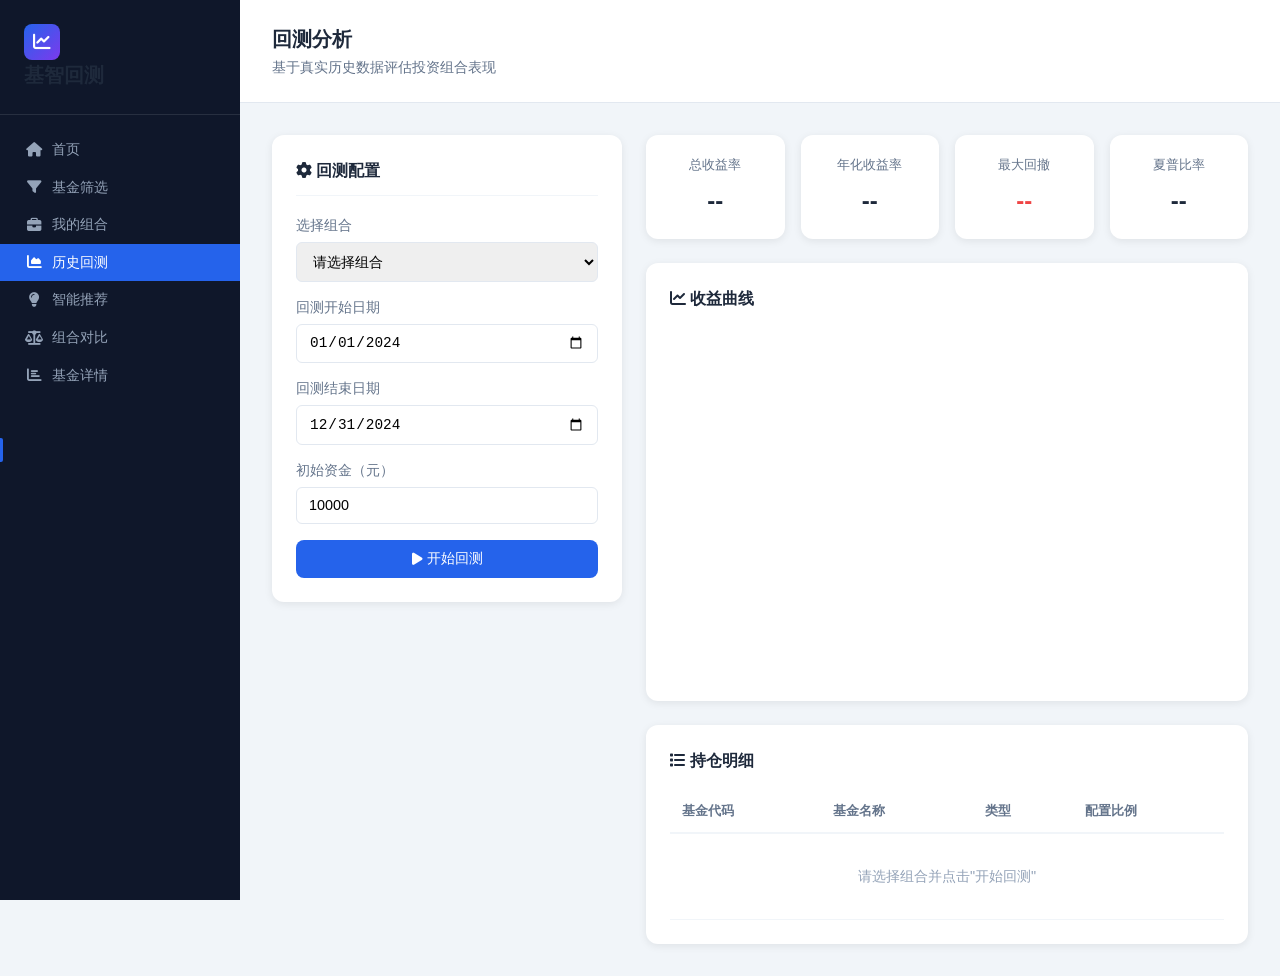
<file: frontend/backtest.html>
<!DOCTYPE html>
<html lang="zh-CN">
<head>
    <meta charset="UTF-8">
    <meta name="viewport" content="width=device-width, initial-scale=1.0">
    <link rel="icon" href="data:image/svg+xml,<svg xmlns=%22http://www.w3.org/2000/svg%22 viewBox=%220 0 100 100%22><text y=%22.9em%22 font-size=%2290%22>📈</text></svg>">
    <title>回测分析 - 基智回测</title>
    <link rel="stylesheet" href="css/dashboard.css">
    <link rel="stylesheet" href="css/brand.css">
    <link rel="stylesheet" href="https://cdnjs.cloudflare.com/ajax/libs/font-awesome/6.4.0/css/all.min.css">
    <script src="lib/chart.min.js"></script>
    <script src="includes/api-client.js"></script>
    <style>
        /* 回测页面样式 */
        .backtest-container {
            display: grid;
            grid-template-columns: 350px 1fr;
            gap: 1.5rem;
        }
        
        .config-panel {
            background: white;
            border-radius: 12px;
            padding: 1.5rem;
            box-shadow: 0 2px 8px rgba(0,0,0,0.08);
            height: fit-content;
        }
        
        .config-panel h3 {
            font-size: 1rem;
            color: #1e293b;
            margin: 0 0 1.25rem 0;
            padding-bottom: 0.75rem;
            border-bottom: 1px solid #f1f5f9;
        }
        
        .form-group {
            margin-bottom: 1rem;
        }
        
        .form-group label {
            display: block;
            font-size: 0.85rem;
            color: #64748b;
            margin-bottom: 0.35rem;
        }
        
        .form-group select,
        .form-group input {
            width: 100%;
            padding: 0.6rem 0.75rem;
            border: 1px solid #e2e8f0;
            border-radius: 6px;
            font-size: 0.9rem;
        }
        
        .result-panel {
            display: flex;
            flex-direction: column;
            gap: 1.5rem;
        }
        
        /* 统计卡片 */
        .metrics-grid {
            display: grid;
            grid-template-columns: repeat(4, 1fr);
            gap: 1rem;
        }
        
        .metric-card {
            background: white;
            border-radius: 12px;
            padding: 1.25rem;
            text-align: center;
            box-shadow: 0 2px 8px rgba(0,0,0,0.08);
        }
        
        .metric-card .metric-label {
            font-size: 0.8rem;
            color: #64748b;
            margin-bottom: 0.5rem;
        }
        
        .metric-card .metric-value {
            font-size: 1.5rem;
            font-weight: 700;
        }
        
        .metric-card .metric-value.positive { color: #10b981; }
        .metric-card .metric-value.negative { color: #ef4444; }
        
        /* 图表 */
        .chart-card {
            background: white;
            border-radius: 12px;
            padding: 1.5rem;
            box-shadow: 0 2px 8px rgba(0,0,0,0.08);
        }
        
        .chart-card h3 {
            font-size: 1rem;
            color: #1e293b;
            margin: 0 0 1rem 0;
        }
        
        .chart-container {
            height: 350px;
            position: relative;
        }
        
        /* 持仓表格 */
        .holdings-card {
            background: white;
            border-radius: 12px;
            padding: 1.5rem;
            box-shadow: 0 2px 8px rgba(0,0,0,0.08);
        }
        
        .holdings-card h3 {
            font-size: 1rem;
            color: #1e293b;
            margin: 0 0 1rem 0;
        }
        
        .holdings-table {
            width: 100%;
            border-collapse: collapse;
        }
        
        .holdings-table th {
            text-align: left;
            padding: 0.75rem;
            font-size: 0.8rem;
            color: #64748b;
            border-bottom: 2px solid #f1f5f9;
        }
        
        .holdings-table td {
            padding: 0.75rem;
            font-size: 0.9rem;
            border-bottom: 1px solid #f1f5f9;
        }
        
        .empty-result {
            text-align: center;
            padding: 4rem 2rem;
            color: #64748b;
        }
        
        .empty-result i {
            font-size: 4rem;
            color: #e2e8f0;
            margin-bottom: 1rem;
        }
    </style>
</head>
<body>
    <div class="dashboard-layout">
        <!-- 侧边栏 -->
        <aside class="sidebar">
            <div class="sidebar-header">
                <div class="logo">
                <div class="logo-icon"><i class="fas fa-chart-line"></i></div>
                <span class="logo-text">基智回测</span>
            </div>
            </div>
            <nav class="sidebar-nav">
                <div class="nav-section">
                    <a href="index.html" class="nav-link"><i class="fas fa-home"></i><span>首页</span></a>
                    <a href="screening.html" class="nav-link"><i class="fas fa-filter"></i><span>基金筛选</span></a>
                    <a href="portfolio.html" class="nav-link"><i class="fas fa-briefcase"></i><span>我的组合</span></a>
                    <a href="backtest.html" class="nav-link active"><i class="fas fa-chart-area"></i><span>历史回测</span></a>
                    <a href="recommend.html" class="nav-link"><i class="fas fa-lightbulb"></i><span>智能推荐</span></a>
                    <a href="compare.html" class="nav-link"><i class="fas fa-balance-scale"></i><span>组合对比</span></a>
                    <a href="detail.html" class="nav-link"><i class="fas fa-chart-bar"></i><span>基金详情</span></a>
                </div>
            </nav>
        </aside>

        <!-- 主内容区 -->
        <main class="main-content">
            <header class="page-header">
                <div>
                    <h1 class="page-title">回测分析</h1>
                    <p class="page-subtitle">基于真实历史数据评估投资组合表现</p>
                </div>
            </header>

            <div class="page-content">
                <div class="backtest-container">
                    <!-- 配置面板 -->
                    <div class="config-panel">
                        <h3><i class="fas fa-cog"></i> 回测配置</h3>
                        <div class="form-group">
                            <label>选择组合</label>
                            <select id="portfolioSelect">
                                <option value="">请选择组合</option>
                                <option value="3">智能稳健组合</option>
                            </select>
                        </div>
                        <div class="form-group">
                            <label>回测开始日期</label>
                            <input type="date" id="startDate" value="2024-01-01" min="2001-01-01" max="2026-12-31" required>
                        </div>
                        <div class="form-group">
                            <label>回测结束日期</label>
                            <input type="date" id="endDate" value="2024-12-31" min="2001-01-01" max="2026-12-31" required>
                        </div>
                        <div class="form-group">
                            <label>初始资金（元）</label>
                            <input type="number" id="initialCapital" value="10000" min="1" max="100000000" step="1000" required>
                        </div>
                        <button class="btn btn-primary" style="width: 100%;" onclick="runBacktest()">
                            <i class="fas fa-play"></i> 开始回测
                        </button>
                    </div>
                    
                    <!-- 结果面板 -->
                    <div class="result-panel">
                        <!-- 统计指标 -->
                        <div class="metrics-grid">
                            <div class="metric-card">
                                <div class="metric-label">总收益率</div>
                                <div class="metric-value" id="totalReturn">--</div>
                            </div>
                            <div class="metric-card">
                                <div class="metric-label">年化收益率</div>
                                <div class="metric-value" id="annualizedReturn">--</div>
                            </div>
                            <div class="metric-card">
                                <div class="metric-label">最大回撤</div>
                                <div class="metric-value negative" id="maxDrawdown">--</div>
                            </div>
                            <div class="metric-card">
                                <div class="metric-label">夏普比率</div>
                                <div class="metric-value" id="sharpeRatio">--</div>
                            </div>
                        </div>
                        
                        <!-- 收益曲线 -->
                        <div class="chart-card">
                            <h3><i class="fas fa-chart-line"></i> 收益曲线</h3>
                            <div class="chart-container">
                                <canvas id="returnChart"></canvas>
                            </div>
                        </div>
                        
                        <!-- 持仓明细 -->
                        <div class="holdings-card">
                            <h3><i class="fas fa-list"></i> 持仓明细</h3>
                            <table class="holdings-table">
                                <thead>
                                    <tr>
                                        <th>基金代码</th>
                                        <th>基金名称</th>
                                        <th>类型</th>
                                        <th>配置比例</th>
                                    </tr>
                                </thead>
                                <tbody id="holdingsBody">
                                    <tr>
                                        <td colspan="4" style="text-align: center; color: #94a3b8; padding: 2rem;">
                                            请选择组合并点击"开始回测"
                                        </td>
                                    </tr>
                                </tbody>
                            </table>
                        </div>
                    </div>
                </div>
            </div>
        </main>
    </div>

    <script>
        let returnChart = null;
        
        async function runBacktest() {
            const portfolioId = document.getElementById('portfolioSelect').value;
            const startDate = document.getElementById('startDate').value;
            const endDate = document.getElementById('endDate').value;
            const initialCapital = parseFloat(document.getElementById('initialCapital').value);
            
            if (!portfolioId) {
                alert('请选择组合');
                return;
            }
            
            // BUG-008: 开始日期晚于结束日期校验
            if (startDate > endDate) {
                alert('结束日期不能早于开始日期');
                return;
            }
            
            // BUG-009: 初始资金为0校验
            if (!initialCapital || initialCapital <= 0) {
                alert('初始资金必须大于0');
                return;
            }
            
            // BUG-010: 初始资金为负数校验 (已在HTML min属性预防，但增加JS校验)
            if (initialCapital < 0) {
                alert('初始资金不能为负数');
                return;
            }
            
            // BUG-011: 日期和资金字段清空校验 (HTML required属性已处理)
            
            try {
                const response = await fetch('/api/backtest/run', {
                    method: 'POST',
                    headers: { 'Content-Type': 'application/json' },
                    body: JSON.stringify({
                        portfolioId: parseInt(portfolioId),
                        startDate,
                        endDate,
                        initialCapital
                    })
                });
                
                const result = await response.json();
                
                if (result.success) {
                    renderResults(result.data);
                } else {
                    alert(result.message || '回测失败');
                }
            } catch (e) {
                console.error('回测失败:', e);
                alert('回测失败，请稍后重试');
            }
        }
        
        function renderResults(data) {
            // 更新统计指标
            document.getElementById('totalReturn').textContent = data.totalReturn;
            document.getElementById('totalReturn').className = 'metric-value ' + (data.totalReturnRaw >= 0 ? 'positive' : 'negative');
            
            document.getElementById('annualizedReturn').textContent = data.annualizedReturn;
            document.getElementById('annualizedReturn').className = 'metric-value ' + (data.annualizedReturnRaw >= 0 ? 'positive' : 'negative');
            
            document.getElementById('maxDrawdown').textContent = data.maxDrawdown;
            document.getElementById('sharpeRatio').textContent = data.sharpeRatio;
            
            // 更新持仓明细
            const holdings = [
                { code: '000279', name: '华商红利优选混合', type: '混合型', weight: '35%' },
                { code: '000172', name: '华泰柏瑞增强混合A', type: '混合型', weight: '35%' },
                { code: '000532', name: '景顺长城优势企业混合A', type: '混合型', weight: '30%' }
            ];
            
            document.getElementById('holdingsBody').innerHTML = holdings.map(h => `
                <tr>
                    <td><strong>${h.code}</strong></td>
                    <td>${h.name}</td>
                    <td>${h.type}</td>
                    <td>${h.weight}</td>
                </tr>
            `).join('');
            
            // 绘制图表
            if (data.chartData && data.chartData.length > 0) {
                drawChart(data.chartData);
            }
        }
        
        function drawChart(chartData) {
            const ctx = document.getElementById('returnChart').getContext('2d');
            
            if (returnChart) {
                returnChart.destroy();
            }
            
            const labels = chartData.map(d => d.date);
            const values = chartData.map(d => d.cumulativeNav);
            
            returnChart = new Chart(ctx, {
                type: 'line',
                data: {
                    labels: labels,
                    datasets: [{
                        label: '组合净值',
                        data: values,
                        borderColor: '#2563eb',
                        backgroundColor: 'rgba(37, 99, 235, 0.1)',
                        fill: true,
                        tension: 0.4
                    }]
                },
                options: {
                    responsive: true,
                    maintainAspectRatio: false,
                    plugins: {
                        legend: { display: false }
                    },
                    scales: {
                        y: { beginAtZero: false }
                    }
                }
            });
        }
    </script>
</body>
</html>
</file>
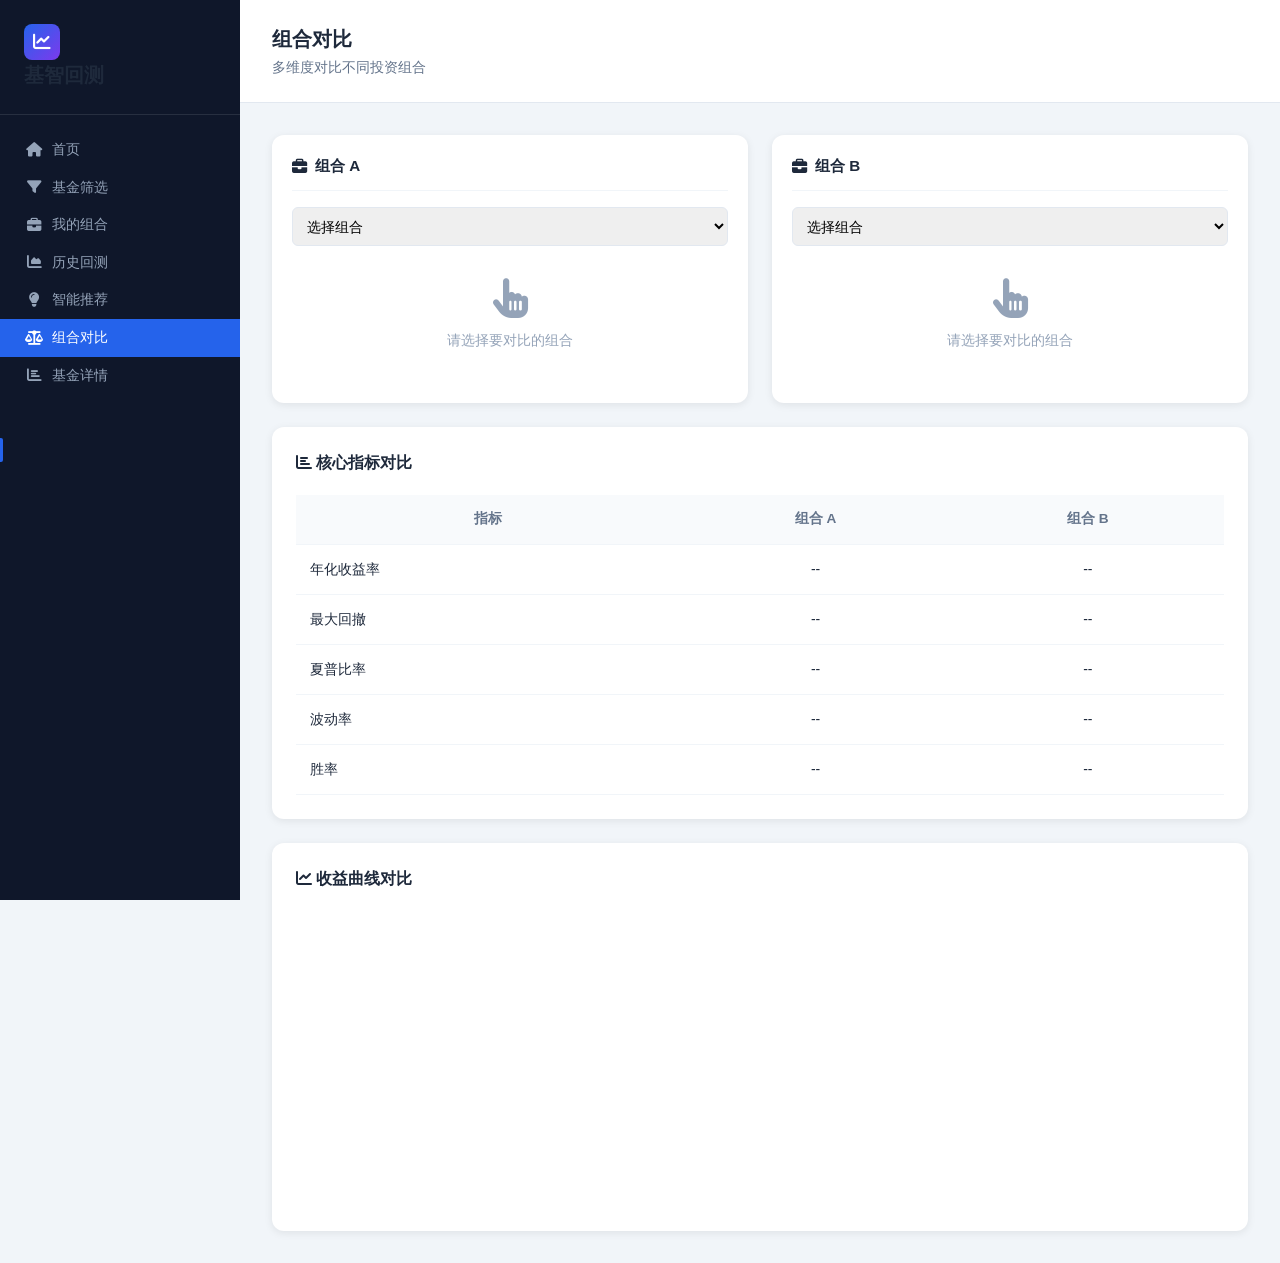
<file: frontend/compare.html>
<!DOCTYPE html>
<html lang="zh-CN">
<head>
    <meta charset="UTF-8">
    <meta name="viewport" content="width=device-width, initial-scale=1.0">
    <link rel="icon" href="data:image/svg+xml,<svg xmlns=%22http://www.w3.org/2000/svg%22 viewBox=%220 0 100 100%22><text y=%22.9em%22 font-size=%2290%22>📈</text></svg>">
    <title>组合对比 - 基智回测</title>
    <script src="includes/api-client.js"></script>
    <link rel="stylesheet" href="css/dashboard.css">
    <link rel="stylesheet" href="css/brand.css">
    <link rel="stylesheet" href="https://cdnjs.cloudflare.com/ajax/libs/font-awesome/6.4.0/css/all.min.css">
    <script src="lib/chart.min.js"></script>
    <style>
        /* 对比页面样式 */
        .compare-container {
            display: grid;
            grid-template-columns: repeat(2, 1fr);
            gap: 1.5rem;
            margin-bottom: 1.5rem;
        }
        
        .compare-card {
            background: white;
            border-radius: 12px;
            padding: 1.25rem;
            box-shadow: 0 2px 8px rgba(0,0,0,0.08);
        }
        
        .compare-card h3 {
            font-size: 0.95rem;
            color: #1e293b;
            margin: 0 0 1rem 0;
            padding-bottom: 0.75rem;
            border-bottom: 1px solid #f1f5f9;
            display: flex;
            align-items: center;
            gap: 0.5rem;
        }
        
        .compare-card select {
            width: 100%;
            padding: 0.6rem;
            border: 1px solid #e2e8f0;
            border-radius: 6px;
            font-size: 0.9rem;
        }
        
        .compare-card .placeholder {
            text-align: center;
            padding: 2rem;
            color: #94a3b8;
        }
        
        .compare-card .placeholder i {
            font-size: 2.5rem;
            margin-bottom: 0.75rem;
            display: block;
        }
        
        /* 指标对比 */
        .metrics-compare {
            background: white;
            border-radius: 12px;
            padding: 1.5rem;
            box-shadow: 0 2px 8px rgba(0,0,0,0.08);
            margin-bottom: 1.5rem;
        }
        
        .metrics-compare h3 {
            font-size: 1rem;
            color: #1e293b;
            margin: 0 0 1.25rem 0;
        }
        
        .metrics-table {
            width: 100%;
            border-collapse: collapse;
        }
        
        .metrics-table th,
        .metrics-table td {
            padding: 0.875rem;
            text-align: center;
            border-bottom: 1px solid #f1f5f9;
        }
        
        .metrics-table th {
            background: #f8fafc;
            font-weight: 600;
            color: #64748b;
            font-size: 0.85rem;
        }
        
        .metrics-table td:first-child {
            text-align: left;
            font-weight: 500;
            color: #1e293b;
        }
        
        .metrics-table .winner {
            color: #10b981;
            font-weight: 600;
        }
        
        /* 图表 */
        .chart-section {
            background: white;
            border-radius: 12px;
            padding: 1.5rem;
            box-shadow: 0 2px 8px rgba(0,0,0,0.08);
        }
        
        .chart-section h3 {
            font-size: 1rem;
            color: #1e293b;
            margin: 0 0 1rem 0;
        }
        
        .chart-container {
            height: 300px;
        }
        
        /* 添加组合按钮 */
        .add-compare {
            background: white;
            border-radius: 12px;
            padding: 1.25rem;
            box-shadow: 0 2px 8px rgba(0,0,0,0.08);
            text-align: center;
        }
        
        .add-compare button {
            width: 100%;
            padding: 1rem;
            background: #f8fafc;
            border: 2px dashed #e2e8f0;
            border-radius: 8px;
            cursor: pointer;
            color: #64748b;
            font-size: 0.9rem;
            transition: all 0.2s;
        }
        
        .add-compare button:hover {
            border-color: #2563eb;
            background: #eff6ff;
            color: #2563eb;
        }
    </style>
</head>
<body>
    <div class="dashboard-layout">
        <!-- 侧边栏 -->
        <aside class="sidebar">
            <div class="sidebar-header">
                <div class="logo">
                <div class="logo-icon"><i class="fas fa-chart-line"></i></div>
                <span class="logo-text">基智回测</span>
            </div>
            </div>
            <nav class="sidebar-nav">
                <div class="nav-section">
                    <a href="index.html" class="nav-link"><i class="fas fa-home"></i><span>首页</span></a>
                    <a href="screening.html" class="nav-link"><i class="fas fa-filter"></i><span>基金筛选</span></a>
                    <a href="portfolio.html" class="nav-link"><i class="fas fa-briefcase"></i><span>我的组合</span></a>
                    <a href="backtest.html" class="nav-link"><i class="fas fa-chart-area"></i><span>历史回测</span></a>
                    <a href="recommend.html" class="nav-link"><i class="fas fa-lightbulb"></i><span>智能推荐</span></a>
                    <a href="compare.html" class="nav-link active"><i class="fas fa-balance-scale"></i><span>组合对比</span></a>
                    <a href="detail.html" class="nav-link"><i class="fas fa-chart-bar"></i><span>基金详情</span></a>
                </div>
            </nav>
        </aside>

        <!-- 主内容区 -->
        <main class="main-content">
            <header class="page-header">
                <div>
                    <h1 class="page-title">组合对比</h1>
                    <p class="page-subtitle">多维度对比不同投资组合</p>
                </div>
            </header>

            <div class="page-content">
                <!-- 选择对比组合 -->
                <div class="compare-container">
                    <div class="compare-card">
                        <h3><i class="fas fa-briefcase"></i> 组合 A</h3>
                        <select id="portfolioA" onchange="comparePortfolios()">
                            <option value="">选择组合</option>
                            <option value="3">智能稳健组合</option>
                        </select>
                        <div class="placeholder" id="placeholderA">
                            <i class="fas fa-hand-pointer"></i>
                            请选择要对比的组合
                        </div>
                    </div>
                    <div class="compare-card">
                        <h3><i class="fas fa-briefcase"></i> 组合 B</h3>
                        <select id="portfolioB" onchange="comparePortfolios()">
                            <option value="">选择组合</option>
                            <option value="3">智能稳健组合</option>
                        </select>
                        <div class="placeholder" id="placeholderB">
                            <i class="fas fa-hand-pointer"></i>
                            请选择要对比的组合
                        </div>
                    </div>
                </div>
                
                <!-- 指标对比 -->
                <div class="metrics-compare">
                    <h3><i class="fas fa-chart-bar"></i> 核心指标对比</h3>
                    <table class="metrics-table">
                        <thead>
                            <tr>
                                <th>指标</th>
                                <th>组合 A</th>
                                <th>组合 B</th>
                            </tr>
                        </thead>
                        <tbody>
                            <tr>
                                <td>年化收益率</td>
                                <td id="metricA-return">--</td>
                                <td id="metricB-return">--</td>
                            </tr>
                            <tr>
                                <td>最大回撤</td>
                                <td id="metricA-drawdown">--</td>
                                <td id="metricB-drawdown">--</td>
                            </tr>
                            <tr>
                                <td>夏普比率</td>
                                <td id="metricA-sharpe">--</td>
                                <td id="metricB-sharpe">--</td>
                            </tr>
                            <tr>
                                <td>波动率</td>
                                <td id="metricA-volatility">--</td>
                                <td id="metricB-volatility">--</td>
                            </tr>
                            <tr>
                                <td>胜率</td>
                                <td id="metricA-winrate">--</td>
                                <td id="metricB-winrate">--</td>
                            </tr>
                        </tbody>
                    </table>
                </div>
                
                <!-- 收益曲线对比 -->
                <div class="chart-section">
                    <h3><i class="fas fa-chart-line"></i> 收益曲线对比</h3>
                    <div class="chart-container">
                        <canvas id="compareChart"></canvas>
                    </div>
                </div>
            </div>
        </main>
    </div>

    <script>
        let compareChart = null;
        
        async function comparePortfolios() {
            const portfolioA = document.getElementById('portfolioA').value;
            const portfolioB = document.getElementById('portfolioB').value;
            
            // 更新占位符显示
            document.getElementById('placeholderA').style.display = portfolioA ? 'none' : 'block';
            document.getElementById('placeholderB').style.display = portfolioB ? 'none' : 'block';
            
            if (!portfolioA || !portfolioB) return;
            
            // BUG-012: 禁止选择相同组合
            if (portfolioA === portfolioB) {
                alert('请选择不同的组合进行对比');
                document.getElementById('portfolioB').value = '';
                document.getElementById('placeholderB').style.display = 'block';
                return;
            }
            
            // BUG-007: 修复数据一致性 - 使用同一数据源
            const mockData = {
                return: { a: '+8.5%', b: '+6.2%' },
                drawdown: { a: '-12.3%', b: '-15.8%' },
                sharpe: { a: '1.2', b: '0.9' },
                volatility: { a: '8.4%', b: '10.2%' },
                winrate: { a: '58%', b: '52%' }
            };
            
            document.getElementById('metricA-return').textContent = mockData.return.a;
            document.getElementById('metricB-return').textContent = mockData.return.b;
            document.getElementById('metricA-drawdown').textContent = mockData.drawdown.a;
            document.getElementById('metricB-drawdown').textContent = mockData.drawdown.b;
            document.getElementById('metricA-sharpe').textContent = mockData.sharpe.a;
            document.getElementById('metricB-sharpe').textContent = mockData.sharpe.b;
            document.getElementById('metricA-volatility').textContent = mockData.volatility.a;
            document.getElementById('metricB-volatility').textContent = mockData.volatility.b;
            document.getElementById('metricA-winrate').textContent = mockData.winrate.a;
            document.getElementById('metricB-winrate').textContent = mockData.winrate.b;
            
            // 绘制对比图表
            drawCompareChart();
        }
        
        function drawCompareChart() {
            const ctx = document.getElementById('compareChart').getContext('2d');
            
            if (compareChart) compareChart.destroy();
            
            const months = ['1月', '2月', '3月', '4月', '5月', '6月', '7月', '8月', '9月', '10月', '11月', '12月'];
            
            compareChart = new Chart(ctx, {
                type: 'line',
                data: {
                    labels: months,
                    datasets: [
                        {
                            label: '组合 A',
                            data: [1.0, 1.02, 1.05, 1.03, 1.06, 1.08, 1.07, 1.09, 1.11, 1.08, 1.10, 1.085],
                            borderColor: '#2563eb',
                            backgroundColor: 'rgba(37, 99, 235, 0.1)',
                            fill: true,
                            tension: 0.4
                        },
                        {
                            label: '组合 B',
                            data: [1.0, 1.01, 1.03, 1.01, 1.04, 1.05, 1.04, 1.06, 1.07, 1.05, 1.06, 1.062],
                            borderColor: '#10b981',
                            backgroundColor: 'rgba(16, 185, 129, 0.1)',
                            fill: true,
                            tension: 0.4
                        }
                    ]
                },
                options: {
                    responsive: true,
                    maintainAspectRatio: false,
                    plugins: {
                        legend: { position: 'top' }
                    },
                    scales: {
                        y: { beginAtZero: false }
                    }
                }
            });
        }
    </script>
</body>
</html>
</file>
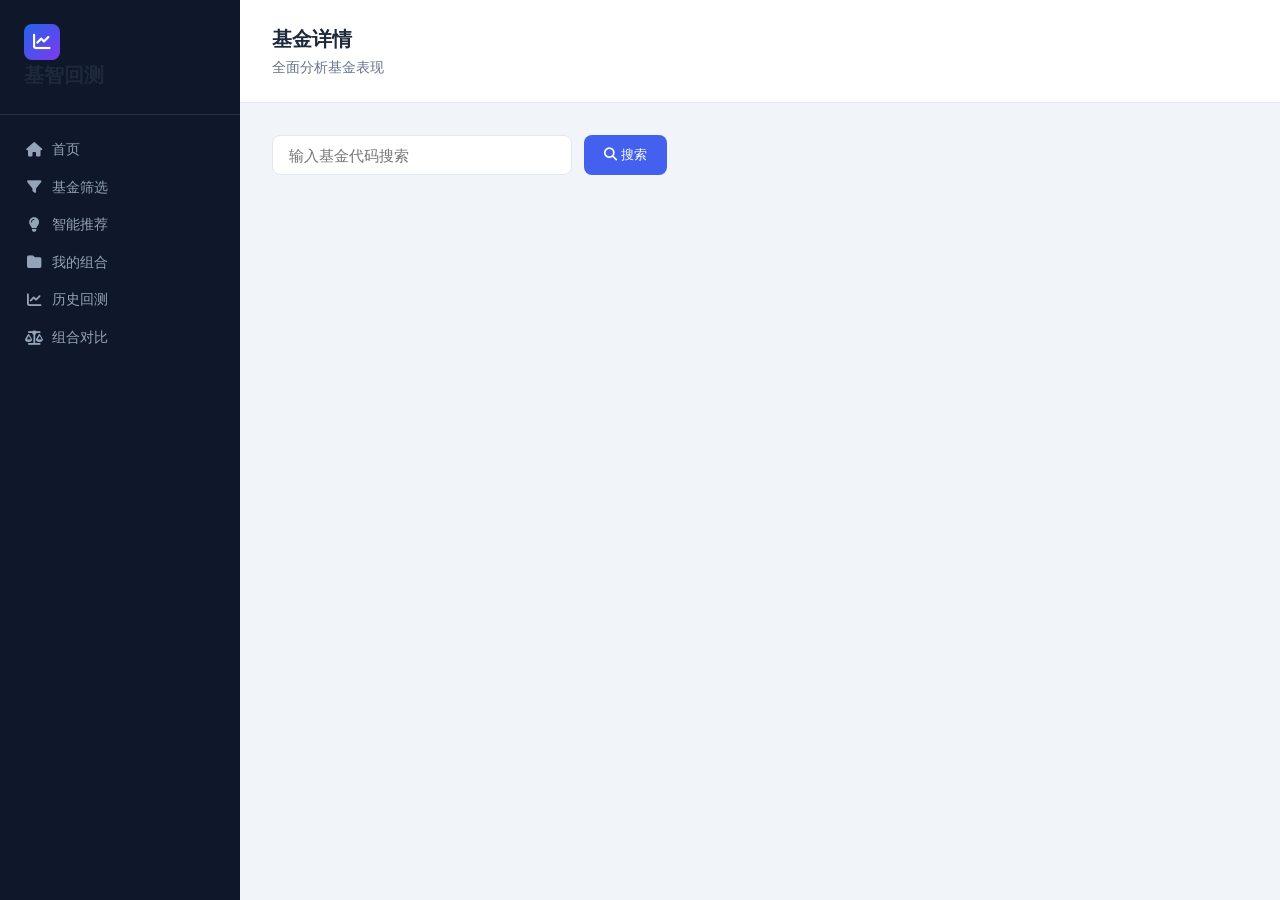
<file: frontend/detail.html>
<!DOCTYPE html>
<html lang="zh-CN">
<head>
    <meta charset="UTF-8">
    <meta name="viewport" content="width=device-width, initial-scale=1.0">
    <link rel="icon" href="data:image/svg+xml,<svg xmlns=%22http://www.w3.org/2000/svg%22 viewBox=%220 0 100 100%22><text y=%22.9em%22 font-size=%2290%22>📈</text></svg>">
    <title>基金详情 - 基智回测</title>
    <link rel="stylesheet" href="css/dashboard.css">
    <link rel="stylesheet" href="css/brand.css">
    <link rel="stylesheet" href="https://cdnjs.cloudflare.com/ajax/libs/font-awesome/6.4.0/css/all.min.css">
    <script src="lib/chart.min.js"></script>
    <style>
        /* 详情页样式 */
        .detail-header {
            background: linear-gradient(135deg, #4361ee 0%, #3a0ca3 100%);
            border-radius: 16px;
            padding: 2rem;
            margin-bottom: 1.5rem;
            color: white;
        }
        
        .detail-header .fund-title {
            display: flex;
            align-items: baseline;
            gap: 1rem;
            margin-bottom: 0.5rem;
        }
        
        .detail-header .fund-code {
            font-size: 1rem;
            opacity: 0.9;
            font-family: 'SF Mono', monospace;
        }
        
        .detail-header .fund-name {
            font-size: 1.75rem;
            font-weight: 700;
            margin: 0;
        }
        
        .detail-header .fund-badges {
            display: flex;
            gap: 0.75rem;
            margin-top: 1rem;
        }
        
        .detail-header .badge {
            display: inline-flex;
            align-items: center;
            gap: 0.35rem;
            padding: 0.35rem 0.75rem;
            background: rgba(255,255,255,0.2);
            border-radius: 20px;
            font-size: 0.8rem;
        }
        
        .detail-header .fund-stats {
            display: flex;
            gap: 2rem;
            margin-top: 1.5rem;
            padding-top: 1.5rem;
            border-top: 1px solid rgba(255,255,255,0.2);
        }
        
        .detail-header .stat-item {
            text-align: center;
        }
        
        .detail-header .stat-label {
            font-size: 0.75rem;
            opacity: 0.8;
            margin-bottom: 0.25rem;
        }
        
        .detail-header .stat-value {
            font-size: 1.25rem;
            font-weight: 700;
        }
        
        /* 搜索框 */
        .search-box {
            display: flex;
            gap: 0.75rem;
            margin-bottom: 1.5rem;
        }
        
        .search-box input {
            flex: 1;
            max-width: 300px;
            padding: 0.65rem 1rem;
            border: 1px solid #e2e8f0;
            border-radius: 8px;
            font-size: 0.95rem;
        }
        
        .search-box input:focus {
            outline: none;
            border-color: #4361ee;
            box-shadow: 0 0 0 3px rgba(67,97,238,0.1);
        }
        
        .search-box button {
            padding: 0.65rem 1.25rem;
            background: #4361ee;
            color: white;
            border: none;
            border-radius: 8px;
            cursor: pointer;
            font-weight: 500;
            transition: background 0.2s;
        }
        
        .search-box button:hover {
            background: #3651d4;
        }
        
        /* 卡片通用样式 */
        .card {
            background: white;
            border-radius: 12px;
            box-shadow: 0 2px 8px rgba(0,0,0,0.08);
            margin-bottom: 1.5rem;
        }
        
        .card-header {
            padding: 1rem 1.25rem;
            border-bottom: 1px solid #f1f5f9;
            display: flex;
            justify-content: space-between;
            align-items: center;
        }
        
        .card-title {
            font-size: 1rem;
            font-weight: 600;
            color: #1e293b;
            margin: 0;
            display: flex;
            align-items: center;
            gap: 0.5rem;
        }
        
        .card-title i {
            color: #4361ee;
        }
        
        .card-body {
            padding: 1.25rem;
        }
        
        /* 时间段选择 */
        .period-tabs {
            display: flex;
            gap: 0.5rem;
            flex-wrap: wrap;
        }
        
        .period-tab {
            padding: 0.4rem 0.8rem;
            border: 1px solid #e2e8f0;
            background: white;
            border-radius: 6px;
            font-size: 0.8rem;
            cursor: pointer;
            transition: all 0.2s;
        }
        
        .period-tab:hover {
            border-color: #4361ee;
            color: #4361ee;
        }
        
        .period-tab.active {
            background: #4361ee;
            color: white;
            border-color: #4361ee;
        }
        
        /* 阶段收益网格 */
        .returns-grid {
            display: grid;
            grid-template-columns: repeat(auto-fill, minmax(140px, 1fr));
            gap: 1rem;
        }
        
        .return-item {
            text-align: center;
            padding: 0.75rem;
            background: #f8fafc;
            border-radius: 8px;
        }
        
        .return-item .label {
            font-size: 0.75rem;
            color: #64748b;
            margin-bottom: 0.25rem;
        }
        
        .return-item .value {
            font-size: 1.1rem;
            font-weight: 700;
        }
        
        .return-item .value.positive { color: #16a34a; }
        .return-item .value.negative { color: #dc2626; }
        .return-item .value.neutral { color: #64748b; }
        
        /* 核心指标 */
        .metrics-grid {
            display: grid;
            grid-template-columns: repeat(auto-fill, minmax(150px, 1fr));
            gap: 1rem;
        }
        
        .metric-card {
            padding: 1rem;
            background: linear-gradient(135deg, #f8fafc 0%, #f1f5f9 100%);
            border-radius: 10px;
            text-align: center;
            border: 1px solid #e2e8f0;
        }
        
        .metric-card.highlight {
            background: linear-gradient(135deg, #4361ee 0%, #3a0ca3 100%);
            color: white;
            border: none;
        }
        
        .metric-card .metric-label {
            font-size: 0.75rem;
            opacity: 0.8;
            margin-bottom: 0.35rem;
        }
        
        .metric-card .metric-value {
            font-size: 1.35rem;
            font-weight: 700;
        }
        
        .metric-card.highlight .metric-value {
            font-size: 1.5rem;
        }
        
        .metric-card .metric-unit {
            font-size: 0.7rem;
            opacity: 0.7;
        }
        
        /* 同类排名 */
        .ranking-card {
            background: linear-gradient(135deg, #10b981 0%, #059669 100%);
            color: white;
            border-radius: 10px;
            padding: 1.25rem;
            text-align: center;
        }
        
        .ranking-card .ranking-value {
            font-size: 2rem;
            font-weight: 700;
        }
        
        .ranking-card .ranking-desc {
            font-size: 0.85rem;
            opacity: 0.9;
            margin-top: 0.35rem;
        }
        
        /* 图表容器 */
        .chart-container {
            height: 300px;
            position: relative;
        }
        
        .chart-container.half {
            height: 220px;
        }
        
        /* 月度收益表格 */
        .monthly-table {
            width: 100%;
            border-collapse: collapse;
        }
        
        .monthly-table th,
        .monthly-table td {
            padding: 0.6rem 0.75rem;
            text-align: left;
            border-bottom: 1px solid #f1f5f9;
            font-size: 0.85rem;
        }
        
        .monthly-table th {
            background: #f8fafc;
            font-weight: 600;
            color: #64748b;
            font-size: 0.75rem;
        }
        
        .monthly-table tr:hover {
            background: #f8fafc;
        }
        
        .monthly-return {
            font-weight: 600;
        }
        
        .monthly-return.positive { color: #16a34a; }
        .monthly-return.negative { color: #dc2626; }
        
        /* 双列布局 */
        .two-columns {
            display: grid;
            grid-template-columns: 1fr 1fr;
            gap: 1.5rem;
        }
        
        @media (max-width: 992px) {
            .two-columns {
                grid-template-columns: 1fr;
            }
        }
        
        /* 加载状态 */
        .loading {
            text-align: center;
            padding: 4rem;
            color: #64748b;
        }
        
        .loading i {
            font-size: 2rem;
            animation: spin 1s linear infinite;
        }
        
        @keyframes spin {
            from { transform: rotate(0deg); }
            to { transform: rotate(360deg); }
        }
        
        /* 滚动条美化 */
        .scroll-container {
            max-height: 400px;
            overflow-y: auto;
        }
        
        .scroll-container::-webkit-scrollbar {
            width: 6px;
        }
        
        .scroll-container::-webkit-scrollbar-track {
            background: #f1f5f9;
            border-radius: 3px;
        }
        
        .scroll-container::-webkit-scrollbar-thumb {
            background: #cbd5e1;
            border-radius: 3px;
        }
        
        .scroll-container::-webkit-scrollbar-thumb:hover {
            background: #94a3b8;
        }
    </style>
</head>
<body>
    <div class="dashboard-layout">
        <!-- 侧边栏 -->
        <aside class="sidebar">
            <div class="sidebar-header">
                <div class="logo">
                    <div class="logo-icon"><i class="fas fa-chart-line"></i></div>
                    <span class="logo-text">基智回测</span>
                </div>
            </div>
            <nav class="sidebar-nav">
                <a href="index.html" class="nav-link"><i class="fas fa-home"></i><span>首页</span></a>
                <a href="screening.html" class="nav-link"><i class="fas fa-filter"></i><span>基金筛选</span></a>
                <a href="recommend.html" class="nav-link"><i class="fas fa-lightbulb"></i><span>智能推荐</span></a>
                <a href="portfolio.html" class="nav-link"><i class="fas fa-folder"></i><span>我的组合</span></a>
                <a href="backtest.html" class="nav-link"><i class="fas fa-chart-line"></i><span>历史回测</span></a>
                <a href="compare.html" class="nav-link"><i class="fas fa-balance-scale"></i><span>组合对比</span></a>
            </nav>
        </aside>

        <!-- 主内容区 -->
        <main class="main-content">
            <header class="page-header">
                <div>
                    <h1 class="page-title">基金详情</h1>
                    <p class="page-subtitle">全面分析基金表现</p>
                </div>
            </header>

            <div class="page-content">
                <!-- 搜索框 -->
                <div class="search-box">
                    <input type="text" id="searchInput" placeholder="输入基金代码搜索">
                    <button onclick="searchFund()"><i class="fas fa-search"></i> 搜索</button>
                </div>
                
                <div id="loading" class="loading" style="display: none;">
                    <i class="fas fa-spinner"></i>
                    <div style="margin-top: 1rem;">加载中...</div>
                </div>
                
                <div id="content" style="display: none;">
                    <!-- 基金头部信息 -->
                    <div class="detail-header">
                        <div class="fund-title">
                            <span class="fund-code" id="fundCode">--</span>
                            <h1 class="fund-name" id="fundName">--</h1>
                        </div>
                        <div class="fund-badges">
                            <span class="badge" id="fundType"><i class="fas fa-tag"></i> --</span>
                            <span class="badge" id="riskLevel"><i class="fas fa-shield-alt"></i> --</span>
                            <span class="badge" id="company"><i class="fas fa-building"></i> --</span>
                        </div>
                        <div class="fund-stats">
                            <div class="stat-item">
                                <div class="stat-label">成立日期</div>
                                <div class="stat-value" id="establishDate">--</div>
                            </div>
                            <div class="stat-item">
                                <div class="stat-label">最新净值</div>
                                <div class="stat-value" id="latestNav">--</div>
                            </div>
                            <div class="stat-item">
                                <div class="stat-label">数据区间</div>
                                <div class="stat-value" id="dataRange" style="font-size: 0.9rem;">--</div>
                            </div>
                            <div class="stat-item">
                                <div class="stat-label">数据天数</div>
                                <div class="stat-value" id="dataDays">--</div>
                            </div>
                        </div>
                    </div>
                    
                    <!-- 阶段收益率 -->
                    <div class="card">
                        <div class="card-header">
                            <h3 class="card-title"><i class="fas fa-chart-line"></i> 阶段收益率</h3>
                        </div>
                        <div class="card-body">
                            <div class="returns-grid" id="returnsGrid">
                                <!-- 动态填充 -->
                            </div>
                        </div>
                    </div>
                    
                    <!-- 时间段选择 & 核心风险指标 -->
                    <div class="card">
                        <div class="card-header">
                            <h3 class="card-title"><i class="fas fa-tachometer-alt"></i> 核心风险指标</h3>
                            <div class="period-tabs" id="periodTabs">
                                <button class="period-tab" data-period="1m">近1月</button>
                                <button class="period-tab" data-period="3m">近3月</button>
                                <button class="period-tab" data-period="6m">近半年</button>
                                <button class="period-tab active" data-period="1y">近1年</button>
                                <button class="period-tab" data-period="2y">近2年</button>
                                <button class="period-tab" data-period="3y">近3年</button>
                            </div>
                        </div>
                        <div class="card-body">
                            <div class="metrics-grid" id="metricsGrid">
                                <!-- 动态填充 -->
                            </div>
                        </div>
                    </div>
                    
                    <!-- 净值走势图 -->
                    <div class="card">
                        <div class="card-header">
                            <h3 class="card-title"><i class="fas fa-chart-area"></i> 净值走势</h3>
                        </div>
                        <div class="card-body">
                            <div class="chart-container">
                                <canvas id="navChart"></canvas>
                            </div>
                        </div>
                    </div>
                    
                    <!-- 双列布局：月度收益 + 滚动指标 -->
                    <div class="two-columns">
                        <!-- 月度收益分布 -->
                        <div class="card">
                            <div class="card-header">
                                <h3 class="card-title"><i class="fas fa-calendar-alt"></i> 月度收益分布</h3>
                            </div>
                            <div class="card-body" style="padding: 0;">
                                <div class="scroll-container">
                                    <table class="monthly-table">
                                        <thead>
                                            <tr>
                                                <th>月份</th>
                                                <th>收益率</th>
                                            </tr>
                                        </thead>
                                        <tbody id="monthlyTable">
                                            <!-- 动态填充 -->
                                        </tbody>
                                    </table>
                                </div>
                            </div>
                        </div>
                        
                        <!-- 滚动年化收益与波动率 -->
                        <div class="card">
                            <div class="card-header">
                                <h3 class="card-title"><i class="fas fa-wave-square"></i> 滚动年化收益与波动率</h3>
                            </div>
                            <div class="card-body">
                                <div class="chart-container">
                                    <canvas id="rollingChart"></canvas>
                                </div>
                            </div>
                        </div>
                    </div>
                    
                    <!-- 回撤分析 -->
                    <div class="card">
                        <div class="card-header">
                            <h3 class="card-title"><i class="fas fa-arrow-down"></i> 回撤分析</h3>
                        </div>
                        <div class="card-body">
                            <div class="chart-container half">
                                <canvas id="drawdownChart"></canvas>
                            </div>
                        </div>
                    </div>
                </div>
            </div>
        </main>
    </div>

    <script>
        let currentFundCode = null;
        let currentPeriod = '1y';
        let navChart = null;
        let rollingChart = null;
        let drawdownChart = null;
        
        // 获取 URL 参数
        const urlParams = new URLSearchParams(window.location.search);
        const fundCode = urlParams.get('code');
        
        if (fundCode) {
            document.getElementById('searchInput').value = fundCode;
            searchFund();
        }
        
        // 时间段选择事件
        document.querySelectorAll('.period-tab').forEach(tab => {
            tab.addEventListener('click', function() {
                document.querySelectorAll('.period-tab').forEach(t => t.classList.remove('active'));
                this.classList.add('active');
                currentPeriod = this.dataset.period;
                loadDetail();
            });
        });
        
        // 搜索基金
        async function searchFund() {
            const code = document.getElementById('searchInput').value.trim();
            if (!code) {
                alert('请输入基金代码');
                return;
            }
            
            currentFundCode = code;
            document.getElementById('loading').style.display = 'block';
            document.getElementById('content').style.display = 'none';
            
            await loadDetail();
        }
        
        async function loadDetail() {
            try {
                const response = await fetch(`/api/v1/funds/${currentFundCode}/detail?period=${currentPeriod}`);
                const result = await response.json();
                
                if (result.success) {
                    renderDetail(result);
                    document.getElementById('loading').style.display = 'none';
                    document.getElementById('content').style.display = 'block';
                } else {
                    alert('加载失败: ' + (result.message || '基金不存在'));
                    document.getElementById('loading').style.display = 'none';
                }
            } catch (e) {
                console.error('加载失败:', e);
                alert('加载失败，请稍后重试');
                document.getElementById('loading').style.display = 'none';
            }
        }
        
        function renderDetail(data) {
            const info = data.info;
            const returns = data.returns;
            const metrics = data.riskMetrics;
            const navHistory = data.navHistory;
            const monthlyReturns = data.monthlyReturns;
            const rollingMetrics = data.rollingMetrics;
            const drawdown = data.drawdownAnalysis;
            const dataRange = data.dataRange;
            
            // 基本信息
            document.getElementById('fundCode').textContent = info.code;
            document.getElementById('fundName').textContent = info.name;
            document.getElementById('fundType').innerHTML = `<i class="fas fa-tag"></i> ${info.type || '--'}`;
            document.getElementById('riskLevel').innerHTML = `<i class="fas fa-shield-alt"></i> ${info.riskLevel || '--'}`;
            document.getElementById('company').innerHTML = `<i class="fas fa-building"></i> ${info.company || '--'}`;
            document.getElementById('establishDate').textContent = info.establishmentDate || '--';
            
            // 最新净值
            if (navHistory && navHistory.length > 0) {
                const latest = navHistory[navHistory.length - 1];
                document.getElementById('latestNav').textContent = latest.nav.toFixed(3);
            }
            
            // 数据区间
            if (dataRange) {
                document.getElementById('dataRange').textContent = `${dataRange.start} 至 ${dataRange.end}`;
                document.getElementById('dataDays').textContent = dataRange.totalDays + ' 天';
            }
            
            // 阶段收益率
            renderReturns(returns);
            
            // 核心指标
            renderMetrics(metrics, data.peerRanking);
            
            // 净值走势图
            renderNavChart(navHistory);
            
            // 月度收益表格
            renderMonthlyTable(monthlyReturns);
            
            // 滚动指标图
            renderRollingChart(rollingMetrics);
            
            // 回撤分析图
            renderDrawdownChart(navHistory);
        }
        
        function renderReturns(returns) {
            const container = document.getElementById('returnsGrid');
            const items = [
                { label: '近1月', key: 'return1m' },
                { label: '近3月', key: 'return3m' },
                { label: '近半年', key: 'return6m' },
                { label: '近1年', key: 'return1y' },
                { label: '近2年', key: 'return2y' },
                { label: '近3年', key: 'return3y' },
                { label: '成立以来', key: 'returnTotal' }
            ];
            
            container.innerHTML = items.map(item => {
                const value = returns[item.key];
                const displayValue = value !== null ? value.toFixed(2) + '%' : '--';
                const cssClass = value === null ? 'neutral' : (value >= 0 ? 'positive' : 'negative');
                return `
                    <div class="return-item">
                        <div class="label">${item.label}</div>
                        <div class="value ${cssClass}">${value !== null && value >= 0 ? '+' : ''}${displayValue}</div>
                    </div>
                `;
            }).join('');
        }
        
        function renderMetrics(metrics, ranking) {
            const container = document.getElementById('metricsGrid');
            
            container.innerHTML = `
                <div class="metric-card highlight">
                    <div class="metric-label">时间段收益</div>
                    <div class="metric-value">${metrics.returnPeriod >= 0 ? '+' : ''}${metrics.returnPeriod.toFixed(2)}%</div>
                </div>
                <div class="metric-card">
                    <div class="metric-label">年化收益</div>
                    <div class="metric-value">${metrics.annualReturn >= 0 ? '+' : ''}${metrics.annualReturn.toFixed(2)}%</div>
                </div>
                <div class="metric-card">
                    <div class="metric-label">年化波动</div>
                    <div class="metric-value">${metrics.volatility.toFixed(2)}%</div>
                </div>
                <div class="metric-card">
                    <div class="metric-label">夏普比率</div>
                    <div class="metric-value">${metrics.sharpeRatio.toFixed(2)}</div>
                </div>
                <div class="metric-card">
                    <div class="metric-label">最大回撤</div>
                    <div class="metric-value" style="color: #dc2626;">-${Math.abs(metrics.maxDrawdown).toFixed(2)}%</div>
                </div>
                <div class="metric-card">
                    <div class="metric-label">卡尔马比率</div>
                    <div class="metric-value">${metrics.calmarRatio.toFixed(2)}</div>
                </div>
                <div class="metric-card">
                    <div class="metric-label">胜率</div>
                    <div class="metric-value">${metrics.winRate.toFixed(1)}%</div>
                </div>
                <div class="ranking-card">
                    <div class="metric-label">同类排名</div>
                    <div class="ranking-value">${ranking.rankLevel || '--'}</div>
                    <div class="ranking-desc">${ranking.peerCount ? `共 ${ranking.peerCount} 只同类基金` : ''}</div>
                </div>
            `;
        }
        
        function renderNavChart(navHistory) {
            const ctx = document.getElementById('navChart').getContext('2d');
            
            if (navChart) navChart.destroy();
            
            const labels = navHistory.map(n => n.date);
            const values = navHistory.map(n => n.nav);
            
            navChart = new Chart(ctx, {
                type: 'line',
                data: {
                    labels: labels,
                    datasets: [{
                        label: '单位净值',
                        data: values,
                        borderColor: '#4361ee',
                        backgroundColor: 'rgba(67, 97, 238, 0.1)',
                        fill: true,
                        tension: 0.3,
                        pointRadius: 0,
                        borderWidth: 2
                    }]
                },
                options: {
                    responsive: true,
                    maintainAspectRatio: false,
                    plugins: {
                        legend: { display: false },
                        tooltip: {
                            mode: 'index',
                            intersect: false,
                            callbacks: {
                                label: function(context) {
                                    return '净值: ' + context.raw.toFixed(4);
                                }
                            }
                        }
                    },
                    scales: {
                        x: {
                            display: true,
                            ticks: {
                                maxTicksLimit: 10,
                                font: { size: 10 }
                            }
                        },
                        y: {
                            beginAtZero: false,
                            ticks: {
                                font: { size: 10 }
                            }
                        }
                    },
                    interaction: {
                        intersect: false,
                        mode: 'index'
                    }
                }
            });
        }
        
        function renderMonthlyTable(monthlyReturns) {
            const tbody = document.getElementById('monthlyTable');
            
            if (!monthlyReturns || monthlyReturns.length === 0) {
                tbody.innerHTML = '<tr><td colspan="2" style="text-align: center; color: #64748b;">暂无数据</td></tr>';
                return;
            }
            
            // 逆序显示，最新的在上面
            const sorted = [...monthlyReturns].reverse();
            
            tbody.innerHTML = sorted.map(item => {
                const ret = item['return'];
                const cssClass = ret >= 0 ? 'positive' : 'negative';
                const sign = ret >= 0 ? '+' : '';
                return `
                    <tr>
                        <td>${item.month}</td>
                        <td class="monthly-return ${cssClass}">${sign}${ret.toFixed(2)}%</td>
                    </tr>
                `;
            }).join('');
        }
        
        function renderRollingChart(rollingMetrics) {
            const ctx = document.getElementById('rollingChart').getContext('2d');
            
            if (rollingChart) rollingChart.destroy();
            
            if (!rollingMetrics || !rollingMetrics.dates || rollingMetrics.dates.length === 0) {
                ctx.font = '14px sans-serif';
                ctx.fillStyle = '#64748b';
                ctx.textAlign = 'center';
                ctx.fillText('数据不足，无法计算滚动指标', ctx.canvas.width / 2, ctx.canvas.height / 2);
                return;
            }
            
            rollingChart = new Chart(ctx, {
                type: 'line',
                data: {
                    labels: rollingMetrics.dates,
                    datasets: [
                        {
                            label: '滚动年化收益(%)',
                            data: rollingMetrics.returns,
                            borderColor: '#4361ee',
                            backgroundColor: 'transparent',
                            yAxisID: 'y',
                            tension: 0.3,
                            pointRadius: 0,
                            borderWidth: 2
                        },
                        {
                            label: '年化波动率(%)',
                            data: rollingMetrics.volatility,
                            borderColor: '#f59e0b',
                            backgroundColor: 'transparent',
                            yAxisID: 'y',
                            tension: 0.3,
                            pointRadius: 0,
                            borderWidth: 2
                        }
                    ]
                },
                options: {
                    responsive: true,
                    maintainAspectRatio: false,
                    plugins: {
                        legend: {
                            position: 'top',
                            labels: { font: { size: 11 } }
                        }
                    },
                    scales: {
                        x: {
                            display: true,
                            ticks: {
                                maxTicksLimit: 8,
                                font: { size: 10 }
                            }
                        },
                        y: {
                            position: 'left',
                            ticks: { font: { size: 10 } }
                        }
                    }
                }
            });
        }
        
        function renderDrawdownChart(navHistory) {
            const ctx = document.getElementById('drawdownChart').getContext('2d');
            
            if (drawdownChart) drawdownChart.destroy();
            
            // 计算回撤序列
            let maxNav = 0;
            const drawdowns = navHistory.map(n => {
                if (n.nav > maxNav) maxNav = n.nav;
                return ((maxNav - n.nav) / maxNav) * 100;
            });
            
            drawdownChart = new Chart(ctx, {
                type: 'line',
                data: {
                    labels: navHistory.map(n => n.date),
                    datasets: [{
                        label: '回撤(%)',
                        data: drawdowns,
                        borderColor: '#dc2626',
                        backgroundColor: 'rgba(220, 38, 38, 0.1)',
                        fill: true,
                        tension: 0.3,
                        pointRadius: 0,
                        borderWidth: 1.5
                    }]
                },
                options: {
                    responsive: true,
                    maintainAspectRatio: false,
                    plugins: {
                        legend: { display: false }
                    },
                    scales: {
                        x: {
                            display: true,
                            ticks: {
                                maxTicksLimit: 10,
                                font: { size: 10 }
                            }
                        },
                        y: {
                            max: 0,
                            ticks: {
                                font: { size: 10 },
                                callback: function(value) {
                                    return value + '%';
                                }
                            }
                        }
                    }
                }
            });
        }
        
        // 回车搜索
        document.getElementById('searchInput').addEventListener('keypress', function(e) {
            if (e.key === 'Enter') {
                searchFund();
            }
        });
    </script>
</body>
</html>
</file>
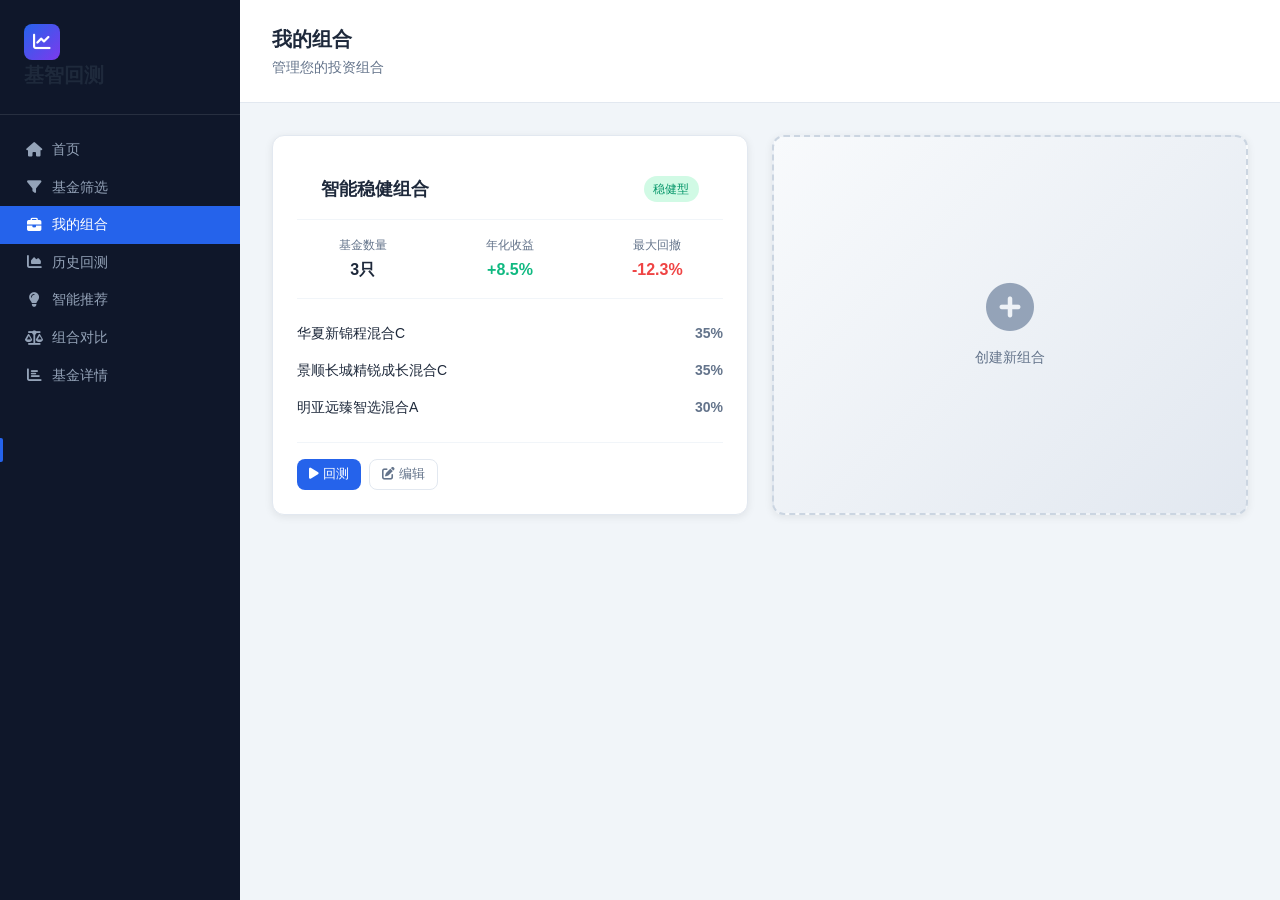
<file: frontend/portfolio.html>
<!DOCTYPE html>
<html lang="zh-CN">
<head>
    <meta charset="UTF-8">
    <meta name="viewport" content="width=device-width, initial-scale=1.0">
    <link rel="icon" href="data:image/svg+xml,<svg xmlns=%22http://www.w3.org/2000/svg%22 viewBox=%220 0 100 100%22><text y=%22.9em%22 font-size=%2290%22>📈</text></svg>">
    <title>我的组合 - 基智回测</title>
    <script src="includes/api-client.js"></script>
    <link rel="stylesheet" href="css/dashboard.css">
    <link rel="stylesheet" href="css/brand.css">
    <link rel="stylesheet" href="https://cdnjs.cloudflare.com/ajax/libs/font-awesome/6.4.0/css/all.min.css">
    <style>
        /* 组合页面特定样式 */
        .portfolio-grid {
            display: grid;
            grid-template-columns: repeat(auto-fill, minmax(320px, 1fr));
            gap: 1.5rem;
            margin-bottom: 2rem;
        }
        
        .portfolio-card {
            background: white;
            border-radius: 12px;
            padding: 1.5rem;
            box-shadow: 0 2px 8px rgba(0,0,0,0.08);
            border: 1px solid #e2e8f0;
        }
        
        .portfolio-card .card-header {
            display: flex;
            justify-content: space-between;
            align-items: flex-start;
            margin-bottom: 1rem;
            padding-bottom: 1rem;
            border-bottom: 1px solid #f1f5f9;
        }
        
        .portfolio-card .card-title {
            font-size: 1.1rem;
            font-weight: 600;
            color: #1e293b;
            margin: 0;
        }
        
        .portfolio-card .risk-badge {
            padding: 0.25rem 0.6rem;
            border-radius: 20px;
            font-size: 0.75rem;
            font-weight: 500;
        }
        
        .portfolio-card .risk-badge.conservative { background: #dbeafe; color: #2563eb; }
        .portfolio-card .risk-badge.moderate { background: #d1fae5; color: #059669; }
        .portfolio-card .risk-badge.aggressive { background: #fee2e2; color: #dc2626; }
        
        .portfolio-card .stats {
            display: grid;
            grid-template-columns: repeat(3, 1fr);
            gap: 1rem;
            margin-bottom: 1rem;
        }
        
        .portfolio-card .stat-item {
            text-align: center;
        }
        
        .portfolio-card .stat-label {
            font-size: 0.75rem;
            color: #64748b;
            margin-bottom: 0.25rem;
        }
        
        .portfolio-card .stat-value {
            font-size: 1rem;
            font-weight: 600;
            color: #1e293b;
        }
        
        .portfolio-card .stat-value.positive { color: #10b981; }
        .portfolio-card .stat-value.negative { color: #ef4444; }
        
        .portfolio-card .fund-list {
            margin-top: 1rem;
            padding-top: 1rem;
            border-top: 1px solid #f1f5f9;
        }
        
        .portfolio-card .fund-item {
            display: flex;
            justify-content: space-between;
            align-items: center;
            padding: 0.5rem 0;
            font-size: 0.875rem;
        }
        
        .portfolio-card .fund-item .fund-name {
            flex: 1;
            overflow: hidden;
            text-overflow: ellipsis;
            white-space: nowrap;
            margin-right: 1rem;
        }
        
        .portfolio-card .fund-item .fund-weight {
            font-weight: 600;
            color: #64748b;
        }
        
        .portfolio-card .actions {
            display: flex;
            gap: 0.5rem;
            margin-top: 1rem;
            padding-top: 1rem;
            border-top: 1px solid #f1f5f9;
        }
        
        /* 创建组合卡片 */
        .create-portfolio-card {
            background: linear-gradient(135deg, #f8fafc 0%, #e2e8f0 100%);
            border: 2px dashed #cbd5e1;
            display: flex;
            flex-direction: column;
            align-items: center;
            justify-content: center;
            min-height: 280px;
            cursor: pointer;
            transition: all 0.2s;
        }
        
        .create-portfolio-card:hover {
            border-color: #2563eb;
            background: linear-gradient(135deg, #eff6ff 0%, #dbeafe 100%);
        }
        
        .create-portfolio-card i {
            font-size: 3rem;
            color: #94a3b8;
            margin-bottom: 1rem;
        }
        
        .create-portfolio-card span {
            color: #64748b;
            font-weight: 500;
        }
        
        .empty-state {
            text-align: center;
            padding: 4rem 2rem;
            color: #64748b;
        }
        
        .empty-state i {
            font-size: 4rem;
            color: #cbd5e1;
            margin-bottom: 1.5rem;
        }
        
        .empty-state h3 {
            color: #1e293b;
            margin-bottom: 0.5rem;
        }
    </style>
</head>
<body>
    <div class="dashboard-layout">
        <!-- 侧边栏 -->
        <aside class="sidebar">
            <div class="sidebar-header">
                <div class="logo">
                <div class="logo-icon"><i class="fas fa-chart-line"></i></div>
                <span class="logo-text">基智回测</span>
            </div>
            </div>
            <nav class="sidebar-nav">
                <div class="nav-section">
                    <a href="index.html" class="nav-link"><i class="fas fa-home"></i><span>首页</span></a>
                    <a href="screening.html" class="nav-link"><i class="fas fa-filter"></i><span>基金筛选</span></a>
                    <a href="portfolio.html" class="nav-link active"><i class="fas fa-briefcase"></i><span>我的组合</span></a>
                    <a href="backtest.html" class="nav-link"><i class="fas fa-chart-area"></i><span>历史回测</span></a>
                    <a href="recommend.html" class="nav-link"><i class="fas fa-lightbulb"></i><span>智能推荐</span></a>
                    <a href="compare.html" class="nav-link"><i class="fas fa-balance-scale"></i><span>组合对比</span></a>
                    <a href="detail.html" class="nav-link"><i class="fas fa-chart-bar"></i><span>基金详情</span></a>
                </div>
            </nav>
        </aside>

        <!-- 主内容区 -->
        <main class="main-content">
            <header class="page-header">
                <div>
                    <h1 class="page-title">我的组合</h1>
                    <p class="page-subtitle">管理您的投资组合</p>
                </div>
            </header>

            <div class="page-content">
                <!-- 组合列表 -->
                <div class="portfolio-grid" id="portfolioList">
                    <!-- 示例组合卡片 -->
                    <div class="portfolio-card">
                        <div class="card-header">
                            <h3 class="card-title">智能稳健组合</h3>
                            <span class="risk-badge moderate">稳健型</span>
                        </div>
                        <div class="stats">
                            <div class="stat-item">
                                <div class="stat-label">基金数量</div>
                                <div class="stat-value">3只</div>
                            </div>
                            <div class="stat-item">
                                <div class="stat-label">年化收益</div>
                                <div class="stat-value positive">+8.5%</div>
                            </div>
                            <div class="stat-item">
                                <div class="stat-label">最大回撤</div>
                                <div class="stat-value negative">-12.3%</div>
                            </div>
                        </div>
                        <div class="fund-list">
                            <div class="fund-item">
                                <span class="fund-name">华夏新锦程混合C</span>
                                <span class="fund-weight">35%</span>
                            </div>
                            <div class="fund-item">
                                <span class="fund-name">景顺长城精锐成长混合C</span>
                                <span class="fund-weight">35%</span>
                            </div>
                            <div class="fund-item">
                                <span class="fund-name">明亚远臻智选混合A</span>
                                <span class="fund-weight">30%</span>
                            </div>
                        </div>
                        <div class="actions">
                            <button class="btn btn-primary btn-sm" onclick="runBacktest(1)"><i class="fas fa-play"></i> 回测</button>
                            <button class="btn btn-secondary btn-sm" onclick="editPortfolio(1)"><i class="fas fa-edit"></i> 编辑</button>
                        </div>
                    </div>
                    
                    <!-- 创建新组合 -->
                    <div class="portfolio-card create-portfolio-card" onclick="createNewPortfolio()">
                        <i class="fas fa-plus-circle"></i>
                        <span>创建新组合</span>
                    </div>
                </div>
            </div>
        </main>
    </div>

    <script>
        function createNewPortfolio() {
            // 跳转到智能推荐页面创建组合
            window.location.href = 'screening.html';
        }
        
        // BUG-005: 回测按钮点击事件
        function runBacktest(portfolioId) {
            window.location.href = `backtest.html?portfolioId=${portfolioId}`;
        }
        
        // BUG-006: 编辑按钮点击事件
        function editPortfolio(portfolioId) {
            alert('编辑组合功能开发中，组合ID: ' + portfolioId);
        }
        
        // 加载组合列表
        async function loadPortfolios() {
            // TODO: 调用 API 获取组合列表
            console.log('加载组合列表...');
        }
        
        document.addEventListener('DOMContentLoaded', loadPortfolios);
    </script>
</body>
</html>
</file>
<file: frontend/css/dashboard.css>
/* ========================================
   基智回测 - 专业仪表盘布局
   ======================================== */

:root {
    /* 主色调 - 更专业的蓝色系 */
    --primary-color: #2563eb;
    --primary-dark: #1d4ed8;
    --primary-light: #3b82f6;
    --secondary-color: #64748b;
    
    /* 功能色 */
    --success-color: #10b981;
    --success-light: #d1fae5;
    --warning-color: #f59e0b;
    --warning-light: #fef3c7;
    --danger-color: #ef4444;
    --danger-light: #fee2e2;
    --info-color: #06b6d4;
    --info-light: #cffafe;
    
    /* 背景色 */
    --bg-main: #f1f5f9;
    --bg-card: #ffffff;
    --bg-sidebar: #1e293b;
    --bg-sidebar-hover: #334155;
    
    /* 文字色 */
    --text-primary: #1e293b;
    --text-secondary: #64748b;
    --text-muted: #94a3b8;
    --text-light: #f8fafc;
    
    /* 间距 */
    --space-xs: 0.25rem;
    --space-sm: 0.5rem;
    --space-md: 1rem;
    --space-lg: 1.5rem;
    --space-xl: 2rem;
    
    /* 圆角 */
    --radius-sm: 4px;
    --radius-md: 8px;
    --radius-lg: 12px;
    
    /* 阴影 */
    --shadow-sm: 0 1px 2px 0 rgb(0 0 0 / 0.05);
    --shadow-md: 0 4px 6px -1px rgb(0 0 0 / 0.1);
    --shadow-lg: 0 10px 15px -3px rgb(0 0 0 / 0.1);
    
    /* 过渡 */
    --transition: all 0.2s ease;
}

* {
    box-sizing: border-box;
}

body {
    margin: 0;
    padding: 0;
    font-family: -apple-system, BlinkMacSystemFont, "Segoe UI", Roboto, "Helvetica Neue", Arial, sans-serif;
    background: var(--bg-main);
    color: var(--text-primary);
    font-size: 14px;
    line-height: 1.5;
}

/* ========================================
   侧边栏布局
   ======================================== */
.dashboard-layout {
    display: flex;
    min-height: 100vh;
}

.sidebar {
    width: 240px;
    background: var(--bg-sidebar);
    color: var(--text-light);
    display: flex;
    flex-direction: column;
    position: fixed;
    height: 100vh;
    z-index: 100;
}

.sidebar-header {
    padding: var(--space-lg);
    border-bottom: 1px solid rgba(255,255,255,0.1);
}

.sidebar-logo {
    font-size: 1.25rem;
    font-weight: 700;
    color: white;
    display: flex;
    align-items: center;
    gap: var(--space-sm);
    text-decoration: none;
}

.sidebar-logo i {
    color: var(--primary-light);
}

.sidebar-nav {
    flex: 1;
    padding: var(--space-md) 0;
    overflow-y: auto;
}

.nav-section {
    margin-bottom: var(--space-lg);
}

.nav-section-title {
    padding: var(--space-sm) var(--space-lg);
    font-size: 0.7rem;
    font-weight: 600;
    text-transform: uppercase;
    color: var(--text-muted);
    letter-spacing: 0.05em;
}

.nav-link {
    display: flex;
    align-items: center;
    gap: var(--space-sm);
    padding: var(--space-sm) var(--space-lg);
    color: var(--text-muted);
    text-decoration: none;
    transition: var(--transition);
    font-size: 0.9rem;
}

.nav-link:hover {
    background: var(--bg-sidebar-hover);
    color: white;
}

.nav-link.active {
    background: var(--primary-color);
    color: white;
}

.nav-link i {
    width: 20px;
    text-align: center;
}

/* ========================================
   主内容区
   ======================================== */
.main-content {
    flex: 1;
    margin-left: 240px;
    min-height: 100vh;
}

.page-header {
    background: var(--bg-card);
    padding: var(--space-lg) var(--space-xl);
    border-bottom: 1px solid #e2e8f0;
    display: flex;
    justify-content: space-between;
    align-items: center;
    position: sticky;
    top: 0;
    z-index: 50;
}

.page-title {
    font-size: 1.25rem;
    font-weight: 600;
    color: var(--text-primary);
    margin: 0;
}

.page-subtitle {
    font-size: 0.85rem;
    color: var(--text-secondary);
    margin: 4px 0 0 0;
}

.page-content {
    padding: var(--space-xl);
}

/* ========================================
   卡片组件
   ======================================== */
.card {
    background: var(--bg-card);
    border-radius: var(--radius-lg);
    box-shadow: var(--shadow-sm);
    border: 1px solid #e2e8f0;
    overflow: hidden;
}

.card-header {
    padding: var(--space-md) var(--space-lg);
    border-bottom: 1px solid #e2e8f0;
    display: flex;
    justify-content: space-between;
    align-items: center;
}

.card-title {
    font-size: 0.95rem;
    font-weight: 600;
    color: var(--text-primary);
    margin: 0;
    display: flex;
    align-items: center;
    gap: var(--space-sm);
}

.card-body {
    padding: var(--space-lg);
}

/* ========================================
   数据统计卡片
   ======================================== */
.stats-grid {
    display: grid;
    grid-template-columns: repeat(auto-fit, minmax(240px, 1fr));
    gap: var(--space-lg);
    margin-bottom: var(--space-xl);
}

.stat-card {
    background: var(--bg-card);
    border-radius: var(--radius-lg);
    padding: var(--space-lg);
    box-shadow: var(--shadow-sm);
    border: 1px solid #e2e8f0;
    display: flex;
    align-items: flex-start;
    gap: var(--space-md);
}

.stat-icon {
    width: 48px;
    height: 48px;
    border-radius: var(--radius-md);
    display: flex;
    align-items: center;
    justify-content: center;
    font-size: 1.25rem;
}

.stat-icon.primary { background: #dbeafe; color: var(--primary-color); }
.stat-icon.success { background: var(--success-light); color: var(--success-color); }
.stat-icon.warning { background: var(--warning-light); color: var(--warning-color); }
.stat-icon.danger { background: var(--danger-light); color: var(--danger-color); }

.stat-content {
    flex: 1;
}

.stat-label {
    font-size: 0.8rem;
    color: var(--text-secondary);
    margin-bottom: 4px;
}

.stat-value {
    font-size: 1.5rem;
    font-weight: 700;
    color: var(--text-primary);
}

.stat-change {
    font-size: 0.75rem;
    margin-top: 4px;
}

.stat-change.positive { color: var(--success-color); }
.stat-change.negative { color: var(--danger-color); }

/* ========================================
   表单组件
   ======================================== */
.form-group {
    margin-bottom: var(--space-md);
}

.form-label {
    display: block;
    font-size: 0.85rem;
    font-weight: 500;
    color: var(--text-primary);
    margin-bottom: var(--space-xs);
}

.form-control {
    width: 100%;
    padding: 0.625rem 0.875rem;
    font-size: 0.9rem;
    border: 1px solid #e2e8f0;
    border-radius: var(--radius-md);
    background: white;
    transition: var(--transition);
}

.form-control:focus {
    outline: none;
    border-color: var(--primary-color);
    box-shadow: 0 0 0 3px rgba(37, 99, 235, 0.1);
}

/* ========================================
   按钮
   ======================================== */
.btn {
    display: inline-flex;
    align-items: center;
    justify-content: center;
    gap: var(--space-xs);
    padding: 0.625rem 1rem;
    font-size: 0.875rem;
    font-weight: 500;
    border-radius: var(--radius-md);
    border: none;
    cursor: pointer;
    transition: var(--transition);
    text-decoration: none;
}

.btn-primary {
    background: var(--primary-color);
    color: white;
}

.btn-primary:hover {
    background: var(--primary-dark);
}

.btn-secondary {
    background: white;
    color: var(--text-secondary);
    border: 1px solid #e2e8f0;
}

.btn-secondary:hover {
    background: var(--bg-main);
    border-color: var(--primary-color);
    color: var(--primary-color);
}

.btn-sm {
    padding: 0.375rem 0.75rem;
    font-size: 0.8rem;
}

/* ========================================
   表格
   ======================================== */
.table-container {
    overflow-x: auto;
}

.data-table {
    width: 100%;
    border-collapse: collapse;
}

.data-table th {
    background: var(--bg-main);
    padding: var(--space-sm) var(--space-md);
    text-align: left;
    font-weight: 600;
    font-size: 0.8rem;
    color: var(--text-secondary);
    border-bottom: 2px solid #e2e8f0;
}

.data-table td {
    padding: var(--space-sm) var(--space-md);
    border-bottom: 1px solid #e2e8f0;
    font-size: 0.9rem;
}

.data-table tr:hover {
    background: #f8fafc;
}

/* ========================================
   响应式
   ======================================== */
@media (max-width: 768px) {
    .sidebar {
        width: 60px;
    }
    
    .sidebar-logo span,
    .nav-section-title,
    .nav-link span {
        display: none;
    }
    
    .main-content {
        margin-left: 60px;
    }
    
    .stats-grid {
        grid-template-columns: 1fr;
    }
}
</file>
<file: frontend/css/brand.css>
<!-- 基智回测 - 统一品牌VI样式 -->
<style>
/* Logo 样式 */
.logo {
    display: flex;
    align-items: center;
    gap: 0.5rem;
    text-decoration: none;
}

.logo-icon {
    width: 36px;
    height: 36px;
    background: linear-gradient(135deg, #2563eb 0%, #7c3aed 100%);
    border-radius: 8px;
    display: flex;
    align-items: center;
    justify-content: center;
    color: white;
    font-size: 1.1rem;
}

.logo-text {
    font-size: 1.25rem;
    font-weight: 700;
    color: #1e293b;
}

/* 侧边栏 Logo */
.sidebar .sidebar-logo {
    display: flex;
    align-items: center;
    gap: 0.75rem;
    text-decoration: none;
    padding: 0.5rem 0;
}

.sidebar .sidebar-logo .logo-icon {
    width: 32px;
    height: 32px;
    font-size: 1rem;
}

.sidebar .sidebar-logo .logo-text {
    font-size: 1.1rem;
    color: white;
}

/* 品牌色变量 */
:root {
    --brand-primary: #2563eb;
    --brand-primary-dark: #1d4ed8;
    --brand-primary-light: #3b82f6;
    --brand-gradient: linear-gradient(135deg, #2563eb 0%, #7c3aed 100%);
    --brand-shadow: 0 4px 14px rgba(37, 99, 235, 0.25);
}

/* 品牌强调色 */
.brand-text {
    background: var(--brand-gradient);
    -webkit-background-clip: text;
    -webkit-text-fill-color: transparent;
    background-clip: text;
}

/* 品牌按钮 */
.btn-brand {
    background: var(--brand-gradient);
    color: white;
    border: none;
    box-shadow: var(--brand-shadow);
}

.btn-brand:hover {
    transform: translateY(-1px);
    box-shadow: 0 6px 20px rgba(37, 99, 235, 0.35);
}

/* 品牌图标背景 */
.brand-icon-bg {
    background: linear-gradient(135deg, rgba(37, 99, 235, 0.1) 0%, rgba(124, 58, 237, 0.1) 100%);
    color: var(--brand-primary);
}

/* 页面活跃状态指示器 */
.nav-link.active::before {
    content: '';
    position: absolute;
    left: 0;
    top: 50%;
    transform: translateY(-50%);
    width: 3px;
    height: 24px;
    background: var(--brand-primary);
    border-radius: 0 2px 2px 0;
}

/* 顶部导航徽章 */
.nav-badge {
    background: #ef4444;
    color: white;
    font-size: 0.65rem;
    padding: 0.15rem 0.4rem;
    border-radius: 10px;
    margin-left: 0.35rem;
}

/* 统一样式调整 */
.sidebar {
    background: #0f172a;
}

.sidebar .sidebar-logo {
    padding: 1rem 1.25rem;
    border-bottom: 1px solid rgba(255,255,255,0.1);
}

.sidebar .nav-link.active {
    background: var(--brand-primary);
}

.page-header {
    background: white;
    border-bottom: 1px solid #e2e8f0;
}

.page-title {
    color: #1e293b;
}

.page-subtitle {
    color: #64748b;
}

.card {
    background: white;
    border: 1px solid #e2e8f0;
    border-radius: 12px;
}

.btn-primary {
    background: var(--brand-primary);
}

.btn-primary:hover {
    background: var(--brand-primary-dark);
}
</style>
</file>
